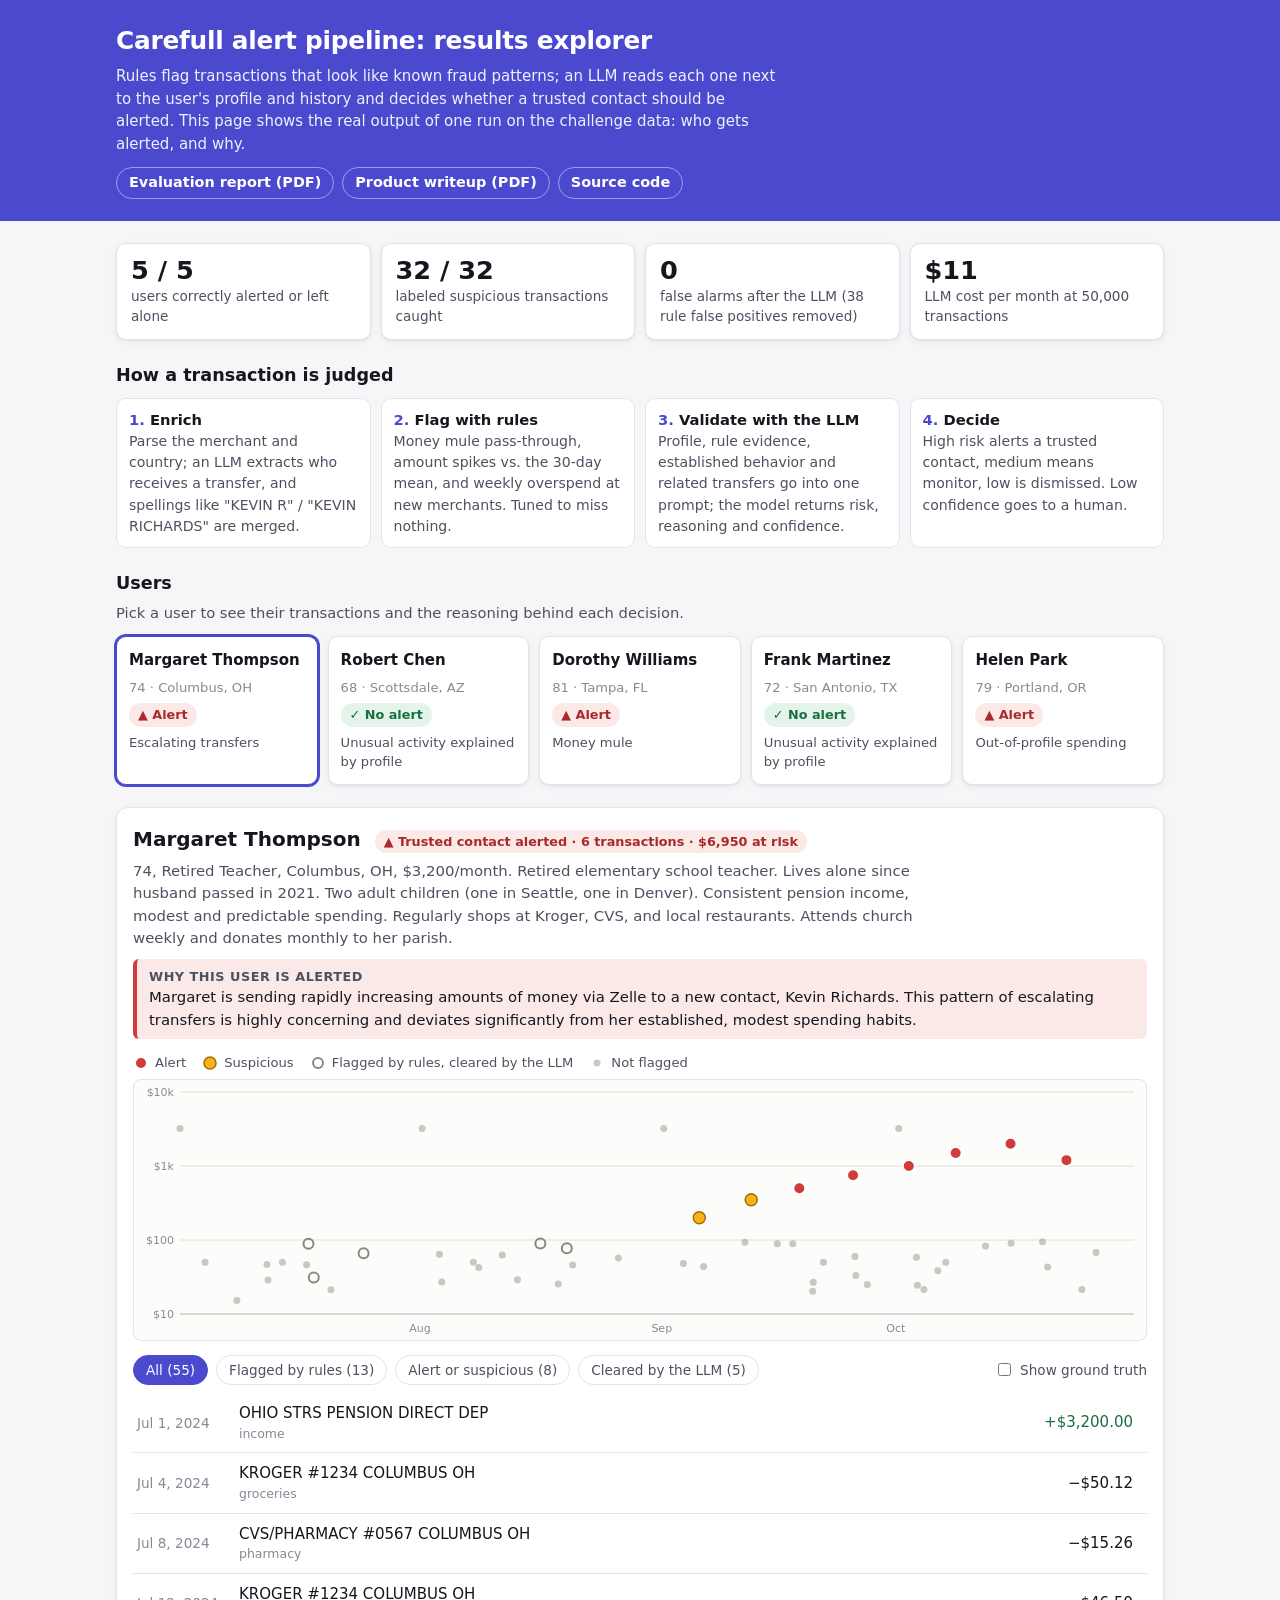
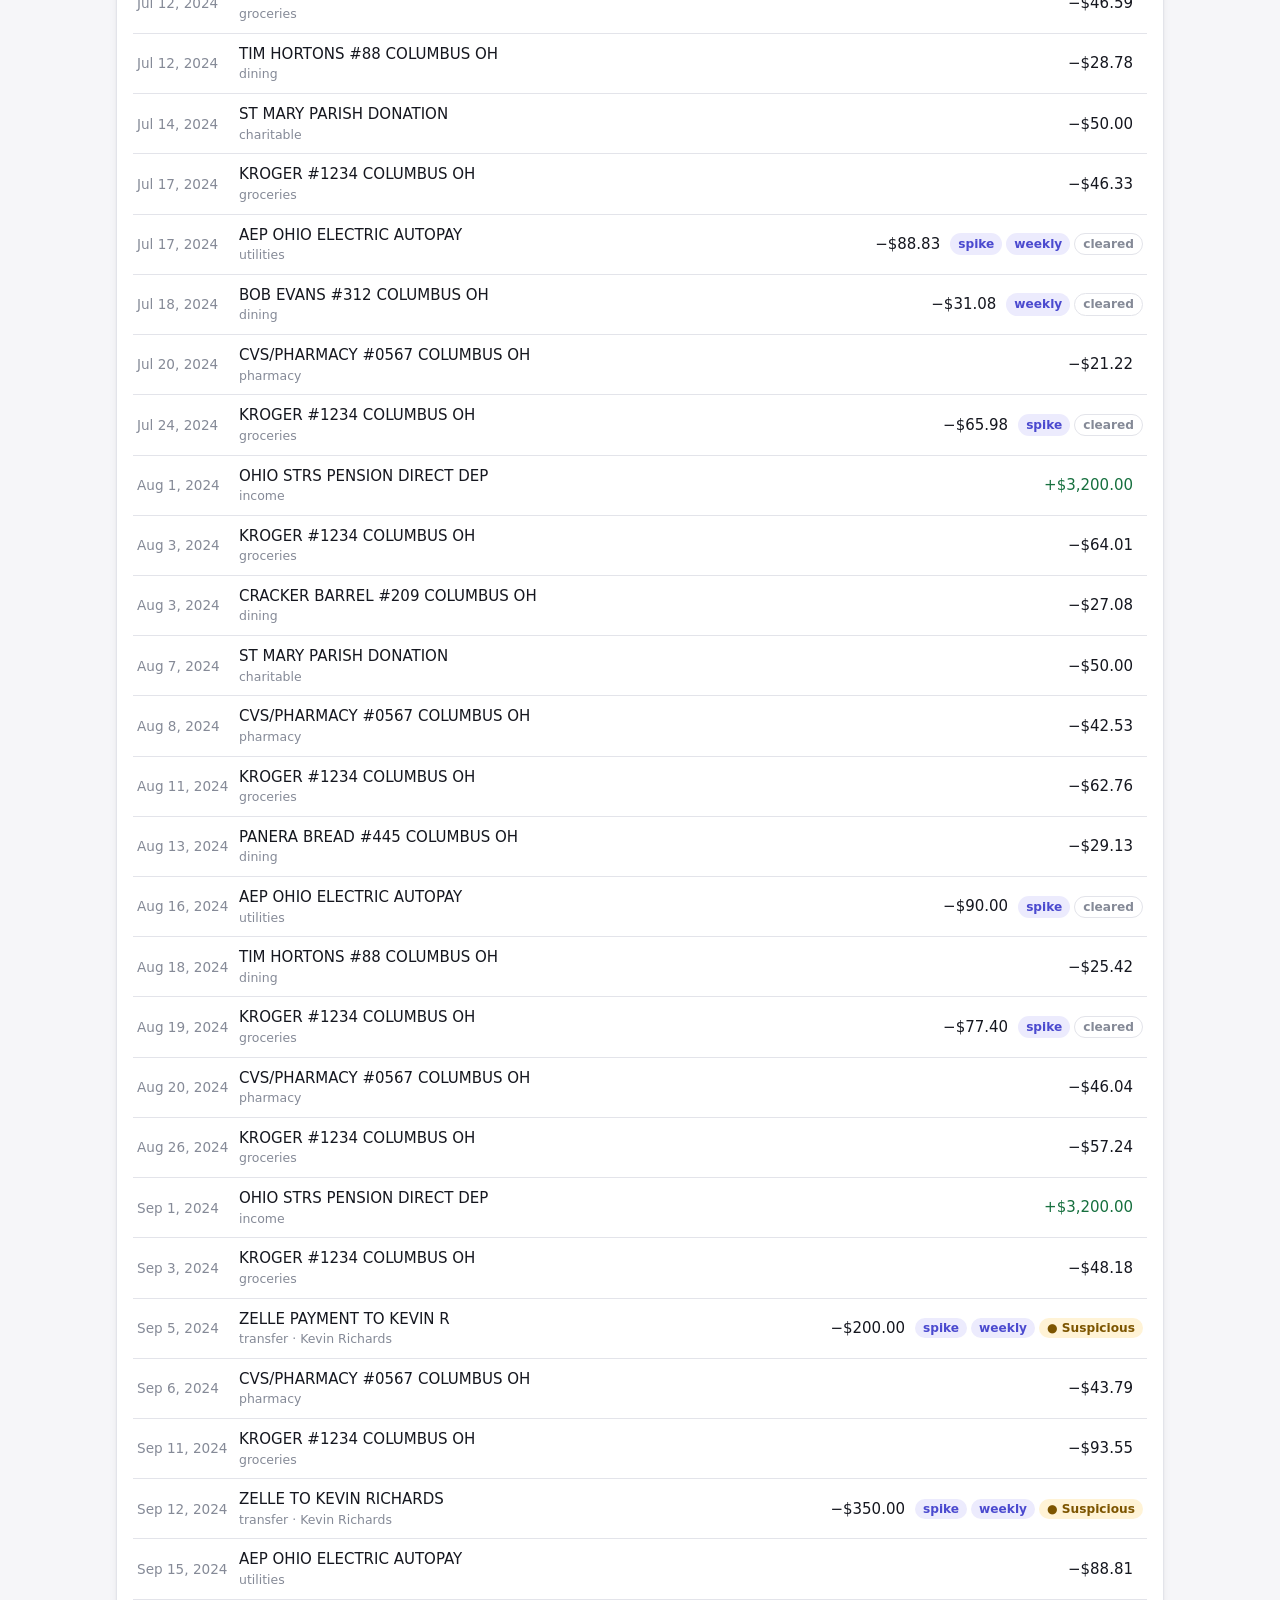
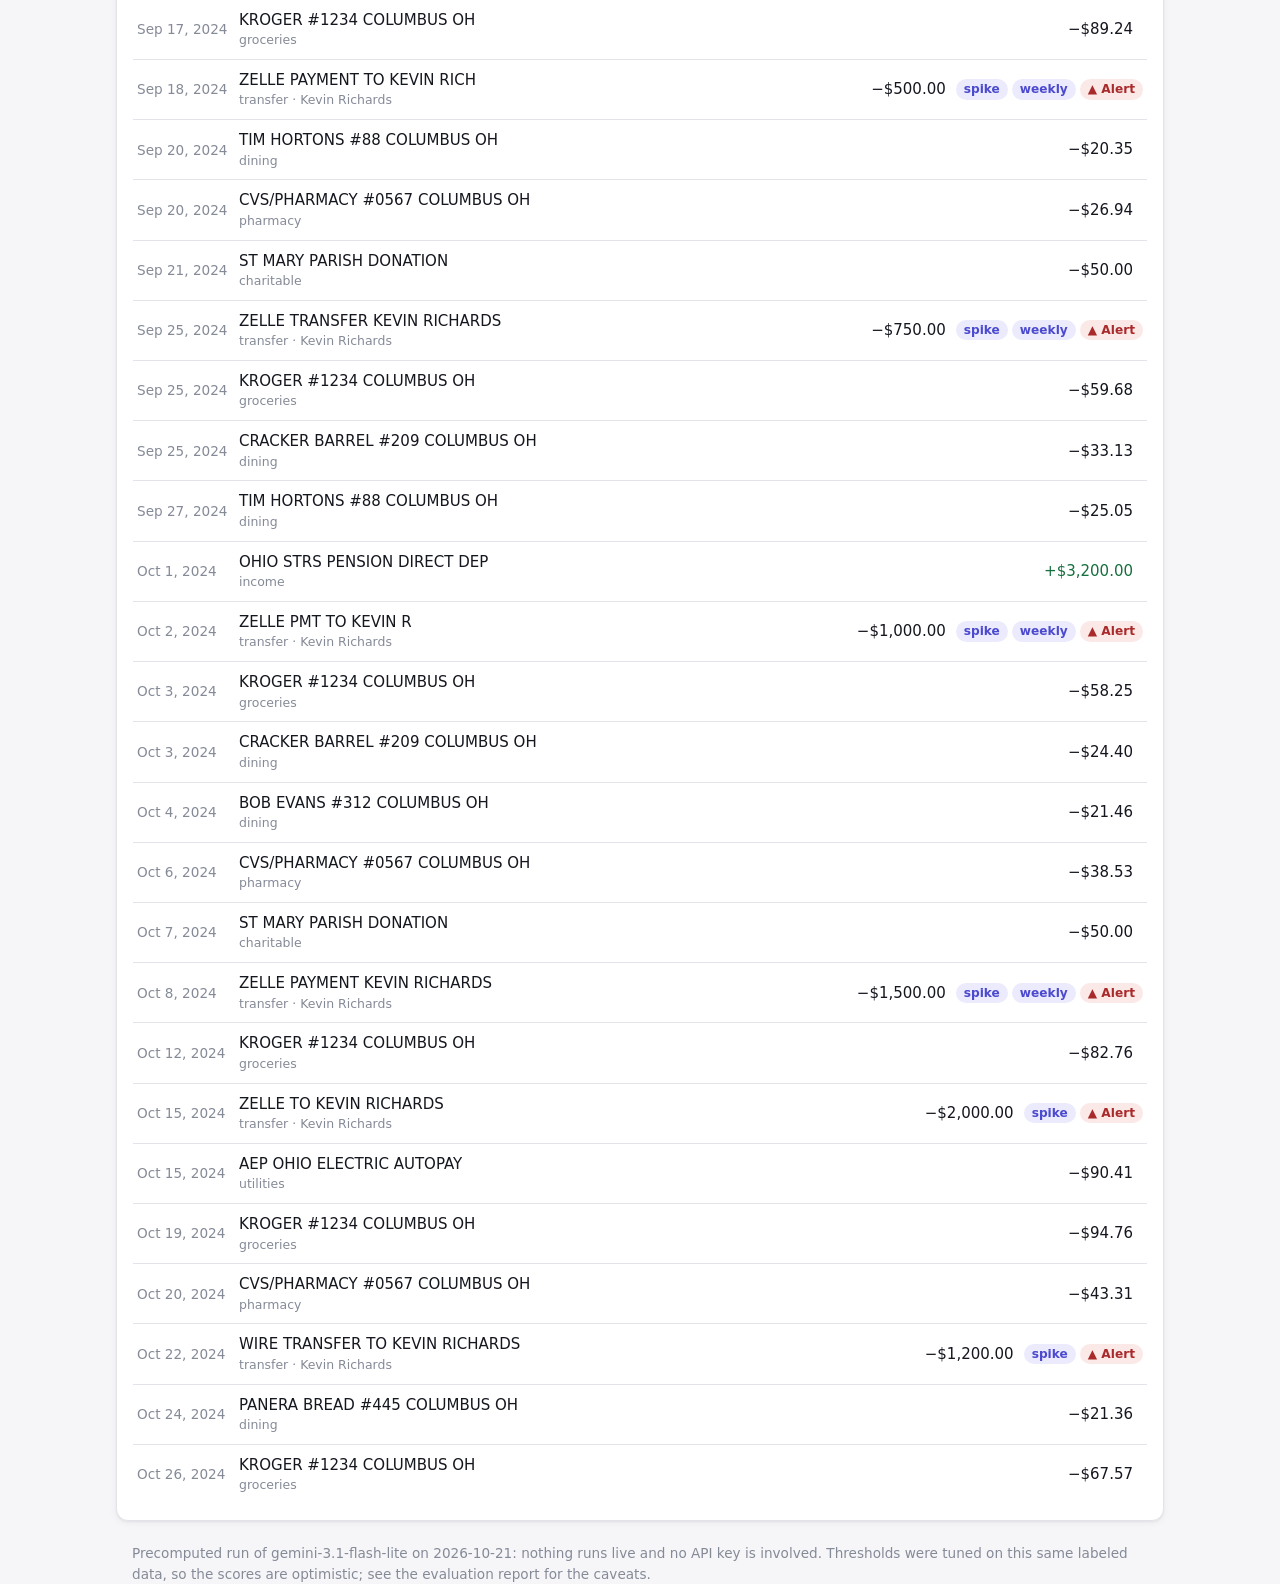
<file: index.html>
<!doctype html>
<html lang="en">
<head>
<meta charset="utf-8">
<meta name="viewport" content="width=device-width, initial-scale=1">
<title>Carefull Alert Explorer</title>
<meta name="description" content="Results of an LLM-powered transaction alert pipeline for older adults: which users are alerted, and why.">
<style>
:root {
  color-scheme: light;
  --page: #f6f6f9;
  --surface: #ffffff;
  --chart: #fcfcfb;
  --ink: #15171f;
  --ink-2: #4c5160;
  --muted: #858a97;
  --line: #e3e4ea;
  --grid: #e1e0d9;
  --axis: #c3c2b7;
  --brand: #4b4acf;
  --brand-soft: #ecebfd;
  --alert: #d03b3b;
  --alert-soft: #fbe9e8;
  --alert-ink: #a82a2a;
  --warn: #fab219;
  --warn-edge: #a06c00;
  --warn-soft: #fff3d6;
  --warn-ink: #7d5500;
  --ok-soft: #e4f4ea;
  --ok-ink: #17703f;
  --benign: #898781;
  --ring: #ffffff;
  --shadow: 0 1px 2px rgba(20, 22, 35, .06), 0 2px 8px rgba(20, 22, 35, .05);
}
@media (prefers-color-scheme: dark) {
  :root:where(:not([data-theme="light"])) {
    color-scheme: dark;
    --page: #0f1014;
    --surface: #17181d;
    --chart: #1a1a19;
    --ink: #f0efec;
    --ink-2: #c3c2b7;
    --muted: #8f939e;
    --line: #2a2c33;
    --grid: #2c2c2a;
    --axis: #383835;
    --brand: #9b9af0;
    --brand-soft: #23234a;
    --alert-soft: #3a1c1c;
    --alert-ink: #f08a8a;
    --warn-edge: #fab219;
    --warn-soft: #3a2e10;
    --warn-ink: #f6c65a;
    --ok-soft: #15301f;
    --ok-ink: #6fd39a;
    --ring: #1a1a19;
    --shadow: none;
  }
}
* { box-sizing: border-box; }
html { -webkit-text-size-adjust: 100%; }
body {
  margin: 0;
  background: var(--page);
  color: var(--ink);
  font: 15px/1.5 system-ui, -apple-system, "Segoe UI", sans-serif;
}
a { color: var(--brand); }
.wrap { max-width: 1080px; margin: 0 auto; padding: 0 16px; }

header.top { background: #4b4acf; color: #fff; }
header.top .wrap { padding-top: 22px; padding-bottom: 22px; }
header.top h1 { margin: 0; font-size: 1.55rem; letter-spacing: -.01em; }
header.top p { margin: 6px 0 12px; max-width: 70ch; opacity: .92; }
.links { display: flex; flex-wrap: wrap; gap: 8px; }
.links a {
  color: #fff; text-decoration: none; font-weight: 600; font-size: .9rem;
  border: 1px solid rgba(255,255,255,.45); border-radius: 999px; padding: 4px 12px;
}
.links a:hover { background: rgba(255,255,255,.12); }

section { margin: 22px 0; }
h2 { font-size: 1.1rem; margin: 0 0 10px; }
.sub { color: var(--ink-2); margin: -4px 0 12px; font-size: .92rem; }

.kpis { display: grid; grid-template-columns: repeat(4, 1fr); gap: 10px; }
.kpi { background: var(--surface); border-radius: 10px; padding: 12px 14px; box-shadow: var(--shadow); border: 1px solid var(--line); }
.kpi .v { font-size: 1.6rem; font-weight: 700; line-height: 1.1; }
.kpi .l { color: var(--ink-2); font-size: .85rem; margin-top: 2px; }

.steps { display: grid; grid-template-columns: repeat(4, 1fr); gap: 10px; counter-reset: s; }
.step { background: var(--surface); border: 1px solid var(--line); border-radius: 10px; padding: 10px 12px; font-size: .88rem; color: var(--ink-2); }
.step b { display: block; color: var(--ink); font-size: .92rem; }
.step b::before { counter-increment: s; content: counter(s) ". "; color: var(--brand); }

.users { display: grid; grid-template-columns: repeat(5, 1fr); gap: 10px; }
.user {
  text-align: left; font: inherit; color: inherit; cursor: pointer;
  background: var(--surface); border: 1px solid var(--line); border-radius: 10px;
  padding: 12px; box-shadow: var(--shadow); display: flex; flex-direction: column; gap: 6px;
}
.user:hover { border-color: var(--brand); }
.user[aria-pressed="true"] { border-color: var(--brand); box-shadow: 0 0 0 2px var(--brand); }
.user .n { font-weight: 700; }
.user .m { color: var(--muted); font-size: .82rem; }
.user .p { color: var(--ink-2); font-size: .82rem; }

.verdict { display: inline-flex; align-items: center; gap: 5px; font-weight: 700; font-size: .8rem; padding: 2px 9px; border-radius: 999px; width: fit-content; }
.verdict.on { background: var(--alert-soft); color: var(--alert-ink); }
.verdict.off { background: var(--ok-soft); color: var(--ok-ink); }

.panel { background: var(--surface); border: 1px solid var(--line); border-radius: 12px; padding: 16px; box-shadow: var(--shadow); }
.who { display: flex; flex-wrap: wrap; align-items: baseline; gap: 8px 14px; }
.who h3 { margin: 0; font-size: 1.25rem; }
.bio { color: var(--ink-2); margin: 6px 0 10px; max-width: 85ch; font-size: .93rem; }
.why { border-left: 4px solid var(--brand); background: var(--brand-soft); border-radius: 6px; padding: 8px 12px; margin: 8px 0 14px; font-size: .93rem; }
.why.on { border-left-color: var(--alert); background: var(--alert-soft); }
.why b { display: block; font-size: .8rem; text-transform: uppercase; letter-spacing: .04em; color: var(--ink-2); }

.legend { display: flex; flex-wrap: wrap; gap: 6px 16px; font-size: .82rem; color: var(--ink-2); margin: 4px 0 6px; }
.legend span { display: inline-flex; align-items: center; gap: 6px; }
.chart-box { position: relative; background: var(--chart); border-radius: 8px; border: 1px solid var(--line); }
svg.chart { display: block; width: 100%; height: 260px; }
svg.chart.legend-dot { display: inline-block; width: 16px; height: 16px; }
svg.chart .grid { stroke: var(--grid); stroke-width: 1; }
svg.chart .axis { stroke: var(--axis); stroke-width: 1; }
svg.chart text { fill: var(--muted); font-size: 11px; font-variant-numeric: tabular-nums; }
svg.chart .hit { fill: transparent; cursor: pointer; }
svg.chart .dot-alert { fill: var(--alert); stroke: var(--ring); stroke-width: 2; }
svg.chart .dot-suspicious { fill: var(--warn); stroke: var(--warn-edge); stroke-width: 1.5; }
svg.chart .dot-benign { fill: var(--benign); opacity: .45; }
svg.chart .dot-cleared { fill: none; stroke: var(--benign); stroke-width: 2; }
svg.chart .selected { stroke: var(--brand); stroke-width: 3; }
.tip {
  position: absolute; pointer-events: none; z-index: 5; max-width: 260px;
  background: var(--surface); color: var(--ink); border: 1px solid var(--line); border-radius: 8px;
  box-shadow: 0 6px 20px rgba(0,0,0,.18); padding: 8px 10px; font-size: .82rem; display: none;
}
.tip .t { font-weight: 700; }
.tip .d { color: var(--muted); }

.toolbar { display: flex; flex-wrap: wrap; gap: 8px; align-items: center; margin: 14px 0 8px; }
.chip {
  font: inherit; font-size: .85rem; cursor: pointer; border-radius: 999px; padding: 4px 12px;
  border: 1px solid var(--line); background: var(--surface); color: var(--ink-2);
}
.chip[aria-pressed="true"] { background: var(--brand); border-color: var(--brand); color: #fff; }
.toggle { margin-left: auto; font-size: .85rem; color: var(--ink-2); display: inline-flex; gap: 6px; align-items: center; }

.tx { border-top: 1px solid var(--line); }
.tx:first-child { border-top: 0; }
.tx > button {
  all: unset; box-sizing: border-box; width: 100%; cursor: pointer;
  display: grid; grid-template-columns: 92px 1fr auto auto; gap: 10px; align-items: center; padding: 9px 4px;
}
.tx > button:focus-visible { outline: 2px solid var(--brand); outline-offset: 2px; border-radius: 6px; }
.tx .date { color: var(--muted); font-size: .85rem; font-variant-numeric: tabular-nums; }
.tx .desc { min-width: 0; overflow-wrap: anywhere; }
.tx .desc small { display: block; color: var(--muted); font-size: .78rem; }
.tx .amt { font-variant-numeric: tabular-nums; text-align: right; white-space: nowrap; }
.tx .amt.in { color: var(--ok-ink); }
.tx.open { background: color-mix(in srgb, var(--brand-soft) 45%, transparent); border-radius: 8px; }
.detail { padding: 2px 8px 14px 8px; display: grid; grid-template-columns: 1fr 1fr; gap: 14px; font-size: .9rem; }
.detail h4 { margin: 0 0 4px; font-size: .78rem; text-transform: uppercase; letter-spacing: .05em; color: var(--muted); }
.detail ul { margin: 4px 0 0; padding-left: 18px; }
.detail li { margin: 2px 0; }
.detail p { margin: 0 0 6px; }

.tag { display: inline-flex; align-items: center; gap: 4px; font-size: .76rem; font-weight: 700; border-radius: 999px; padding: 1px 8px; white-space: nowrap; }
.tag.alert { background: var(--alert-soft); color: var(--alert-ink); }
.tag.suspicious { background: var(--warn-soft); color: var(--warn-ink); }
.tag.benign { background: transparent; color: var(--muted); border: 1px solid var(--line); }
.tag.rule { background: var(--brand-soft); color: var(--brand); font-weight: 600; }
.tags { display: flex; gap: 4px; flex-wrap: wrap; justify-content: flex-end; }
.empty { color: var(--muted); padding: 14px 4px; }

footer { color: var(--muted); font-size: .85rem; padding: 10px 0 40px; }

@media (max-width: 900px) {
  .users { grid-template-columns: repeat(3, 1fr); }
  .kpis, .steps { grid-template-columns: repeat(2, 1fr); }
}
@media (max-width: 600px) {
  .users { grid-template-columns: 1fr 1fr; }
  .detail { grid-template-columns: 1fr; }
  .tx > button { grid-template-columns: 1fr auto; }
  .tx .date { grid-column: 1 / -1; }
  .tx .tags { grid-column: 1 / -1; justify-content: flex-start; }
  .toggle { margin-left: 0; }
  svg.chart { height: 220px; }
}
</style>
</head>
<body>
<header class="top">
  <div class="wrap">
    <h1>Carefull alert pipeline: results explorer</h1>
    <p>Rules flag transactions that look like known fraud patterns; an LLM reads each one next to the
      user's profile and history and decides whether a trusted contact should be alerted. This page shows
      the real output of one run on the challenge data: who gets alerted, and why.</p>
    <nav class="links">
      <a href="https://github.com/Obalfour/carefull-challenge/blob/main/reports/evaluation_report.pdf">Evaluation report (PDF)</a>
      <a href="https://github.com/Obalfour/carefull-challenge/blob/main/reports/product_writeup.pdf">Product writeup (PDF)</a>
      <a href="https://github.com/Obalfour/carefull-challenge">Source code</a>
    </nav>
  </div>
</header>

<main class="wrap">
  <section>
    <div class="kpis" id="kpis"></div>
  </section>

  <section>
    <h2>How a transaction is judged</h2>
    <div class="steps">
      <div class="step"><b>Enrich</b>Parse the merchant and country; an LLM extracts who receives a transfer, and spellings like "KEVIN R" / "KEVIN RICHARDS" are merged.</div>
      <div class="step"><b>Flag with rules</b>Money mule pass-through, amount spikes vs. the 30-day mean, and weekly overspend at new merchants. Tuned to miss nothing.</div>
      <div class="step"><b>Validate with the LLM</b>Profile, rule evidence, established behavior and related transfers go into one prompt; the model returns risk, reasoning and confidence.</div>
      <div class="step"><b>Decide</b>High risk alerts a trusted contact, medium means monitor, low is dismissed. Low confidence goes to a human.</div>
    </div>
  </section>

  <section>
    <h2>Users</h2>
    <p class="sub">Pick a user to see their transactions and the reasoning behind each decision.</p>
    <div class="users" id="users"></div>
  </section>

  <section>
    <div class="panel" id="panel"></div>
  </section>

  <footer class="wrap" id="footer"></footer>
</main>

<script src="data.js"></script>
<script>
(() => {
  const RUN = window.RUN;
  const $ = (sel, el = document) => el.querySelector(sel);
  const el = (tag, attrs = {}, ...children) => {
    const node = document.createElement(tag);
    for (const [k, v] of Object.entries(attrs)) {
      if (k === "class") node.className = v;
      else if (k === "text") node.textContent = v;
      else if (k.startsWith("on")) node.addEventListener(k.slice(2), v);
      else node.setAttribute(k, v);
    }
    for (const c of children.flat()) if (c != null && c !== false) node.append(c);
    return node;
  };
  const money = (x, digits = 2) => "$" + x.toLocaleString("en-US", { minimumFractionDigits: digits, maximumFractionDigits: digits });
  const shortDate = d => new Date(d).toLocaleDateString("en-US", { month: "short", day: "numeric" });
  const LABEL_TEXT = { alert: "Alert", suspicious: "Suspicious", benign: "Benign" };
  const PATTERN_TEXT = {
    escalating_transfers: "Escalating transfers", money_mule: "Money mule",
    out_of_profile_spending: "Out-of-profile spending", other: "Other", none: "No pattern",
  };
  const tag = (label, prefix = "") => el("span", { class: `tag ${label}` },
    label === "alert" ? "▲ " : label === "suspicious" ? "● " : "", prefix + LABEL_TEXT[label]);
  const days = w => parseInt(w, 10);

  const state = { user: RUN.users.find(u => u.alerted) || RUN.users[0], filter: "all", truth: false, open: null };

  // KPIs
  const s = RUN.stats;
  const kpis = [
    [`${s.usersCorrect} / ${s.users}`, "users correctly alerted or left alone"],
    [`${s.caught} / ${s.positives}`, "labeled suspicious transactions caught"],
    [`${s.falseAlarms}`, `false alarms after the LLM (${s.ruleFalsePositives} rule false positives removed)`],
    [money(s.monthlyCost, 0), `LLM cost per month at ${s.monthlyVolume.toLocaleString("en-US")} transactions`],
  ];
  $("#kpis").append(...kpis.map(([v, l]) => el("div", { class: "kpi" }, el("div", { class: "v", text: v }), el("div", { class: "l", text: l }))));

  // User cards
  function renderUsers() {
    const box = $("#users");
    box.replaceChildren(...RUN.users.map(u => el("button", {
      class: "user", "aria-pressed": String(u === state.user),
      onclick: () => { state.user = u; state.open = null; state.filter = "all"; render(); },
    },
      el("span", { class: "n", text: u.name }),
      el("span", { class: "m", text: `${u.age} · ${u.location}` }),
      el("span", { class: `verdict ${u.alerted ? "on" : "off"}` }, u.alerted ? "▲ Alert" : "✓ No alert"),
      el("span", { class: "p", text: u.alerted ? u.patterns.map(p => PATTERN_TEXT[p]).join(", ") : "Unusual activity explained by profile" }),
    )));
  }

  function ruleLines(t) {
    const d = RUN.detection, out = [];
    if (t.rules.mule) {
      const m = t.rules.mule;
      out.push(`Money mule: ${m.role} leg of a pair with ${m.partner}; ${Math.round(m.ratio * 100)}% of the credit left within ${m.hours} h.`);
    }
    if (t.rules.spike) {
      const sp = t.rules.spike;
      out.push(`Amount spike: ${sp.ratio}× the mean of the previous ${days(d.rolling_window)} days of debits (${money(sp.rollingMean)})` +
        (sp.label === "alert" ? `; another spike in the previous ${days(d.escalation_lookback)} days.` : "."));
    }
    if (t.rules.weekly) {
      const w = t.rules.weekly;
      out.push(`Weekly overspend: ${money(w.spend, 0)} in the week of ${shortDate(w.weekStart)} vs. ${money(w.baseline, 0)} average over the previous ${d.weekly_baseline_weeks} weeks; first purchase at this merchant.`);
    }
    return out;
  }
  const ruleChips = t => [
    t.rules.mule && el("span", { class: "tag rule", text: "mule" }),
    t.rules.spike && el("span", { class: "tag rule", text: "spike" }),
    t.rules.weekly && el("span", { class: "tag rule", text: "weekly" }),
  ];

  // Chart: one dot per transaction, date x amount (log). Color = final label; ring = flagged by rules, cleared by LLM.
  function renderChart(container, txns) {
    const W = Math.max(container.clientWidth, 280), H = container.clientWidth < 600 ? 220 : 260;
    const m = { l: 46, r: 12, t: 12, b: 26 };
    const t0 = new Date(RUN.users.flatMap(u => u.transactions.map(t => t.date)).sort()[0]).getTime();
    const t1 = new Date(RUN.users.flatMap(u => u.transactions.map(t => t.date)).sort().at(-1)).getTime();
    const x = d => m.l + (new Date(d).getTime() - t0) / (t1 - t0) * (W - m.l - m.r);
    const lo = Math.log10(10), hi = Math.log10(10000);
    const y = v => m.t + (1 - (Math.log10(Math.max(v, 10)) - lo) / (hi - lo)) * (H - m.t - m.b);
    const NS = "http://www.w3.org/2000/svg";
    const s = (tag, attrs) => { const n = document.createElementNS(NS, tag); for (const k in attrs) n.setAttribute(k, attrs[k]); return n; };
    const svg = s("svg", { class: "chart", viewBox: `0 0 ${W} ${H}`, role: "img",
      "aria-label": `Transactions of ${state.user.name} by date and amount; the list below has the same data.` });

    for (const v of [10, 100, 1000, 10000]) {
      svg.append(s("line", { class: "grid", x1: m.l, x2: W - m.r, y1: y(v), y2: y(v) }));
      const label = s("text", { x: m.l - 6, y: y(v) + 4, "text-anchor": "end" });
      label.textContent = v >= 1000 ? `$${v / 1000}k` : `$${v}`;
      svg.append(label);
    }
    svg.append(s("line", { class: "axis", x1: m.l, x2: W - m.r, y1: H - m.b, y2: H - m.b }));
    const start = new Date(t0);
    for (let mo = 0; mo < 5; mo++) {
      const d = new Date(start.getFullYear(), start.getMonth() + mo, 1);
      if (d.getTime() < t0 || d.getTime() > t1) continue;
      const label = s("text", { x: x(d), y: H - 8, "text-anchor": "middle" });
      label.textContent = d.toLocaleDateString("en-US", { month: "short" });
      svg.append(label);
    }

    const tip = $(".tip", container);
    const order = { benign: 0, suspicious: 1, alert: 2 };
    const sorted = [...txns].sort((a, b) => order[a.finalLabel] - order[b.finalLabel] || (a.ruleLabel !== "benign") - (b.ruleLabel !== "benign"));
    for (const t of sorted) {
      const cx = x(t.date), cy = y(t.amount);
      const cleared = t.finalLabel === "benign" && t.ruleLabel !== "benign";
      const cls = t.finalLabel !== "benign" ? `dot-${t.finalLabel}` : cleared ? "dot-cleared" : "dot-benign";
      const r = t.finalLabel !== "benign" ? 6 : cleared ? 5 : 3.5;
      const dot = s("circle", { cx, cy, r, class: cls + (state.open === t.id ? " selected" : "") });
      const hit = s("circle", { cx, cy, r: 11, class: "hit", tabindex: 0, "aria-label": `${shortDate(t.date)} ${t.description} ${money(t.amount)}` });
      const show = () => {
        tip.replaceChildren(
          el("div", { class: "t", text: `${t.type === "credit" ? "+" : ""}${money(t.amount)} · ${t.description}` }),
          el("div", { class: "d", text: `${shortDate(t.date)} · ${t.category}` }),
          el("div", {}, t.finalLabel !== "benign" ? tag(t.finalLabel) : cleared ? "Flagged by rules, cleared by the LLM" : "Not flagged"),
        );
        tip.style.display = "block";
        const left = Math.min(cx + 12, W - 270);
        tip.style.left = `${Math.max(left, 4)}px`;
        tip.style.top = `${Math.max(cy - 10, 4)}px`;
      };
      const hide = () => { tip.style.display = "none"; };
      hit.addEventListener("mouseenter", show); hit.addEventListener("focus", show);
      hit.addEventListener("mouseleave", hide); hit.addEventListener("blur", hide);
      hit.addEventListener("click", () => openTx(t.id));
      svg.append(dot, hit);
    }
    container.querySelector("svg")?.remove();
    container.prepend(svg);
  }

  function openTx(id) {
    state.open = state.open === id ? null : id;
    const t = state.user.transactions.find(x => x.id === id);
    if (state.open && t && !matches(t)) state.filter = "all";
    render();
    if (state.open) document.getElementById(`tx-${id}`)?.scrollIntoView({ block: "nearest", behavior: "smooth" });
  }

  const FILTERS = [
    ["all", "All"], ["rules", "Flagged by rules"], ["final", "Alert or suspicious"], ["cleared", "Cleared by the LLM"],
  ];
  const matches = (t, filter = state.filter) => filter === "all" ||
    (filter === "rules" && t.ruleLabel !== "benign") ||
    (filter === "final" && t.finalLabel !== "benign") ||
    (filter === "cleared" && t.ruleLabel !== "benign" && t.finalLabel === "benign");

  function detail(t) {
    const left = el("div", {},
      el("h4", { text: "Why the rules flagged it" }),
      t.ruleLabel === "benign" ? el("p", { text: "No rule fired: the LLM never saw this transaction." })
        : el("ul", {}, ruleLines(t).map(l => el("li", { text: l }))),
      t.counterparty ? el("p", { text: `Counterparty: ${t.counterparty} (${t.counterpartyType})` }) : null,
      t.country ? el("p", { text: `Country: ${t.country}` }) : null,
      state.truth ? el("p", {}, "Ground truth: ", tag(t.truth), t.truthType ? ` (${t.truthType.replaceAll("_", " ")})` : "") : null,
    );
    const right = el("div", {}, el("h4", { text: "LLM verdict" }));
    if (!t.llm) right.append(el("p", { text: "Not sent to the LLM." }));
    else {
      right.append(
        el("p", {}, el("b", { text: `${t.llm.risk} risk` }), ` · confidence ${t.llm.confidence.toFixed(2)} · ${PATTERN_TEXT[t.llm.pattern]} · ${t.llm.action.replaceAll("_", " ")}`),
        el("p", { text: t.llm.summary }),
        t.llm.evidenceFor.length ? el("div", {}, el("h4", { text: "Evidence for risk" }), el("ul", {}, t.llm.evidenceFor.map(e => el("li", { text: e })))) : null,
        t.llm.evidenceAgainst.length ? el("div", {}, el("h4", { text: "Evidence against risk" }), el("ul", {}, t.llm.evidenceAgainst.map(e => el("li", { text: e })))) : null,
      );
    }
    return el("div", { class: "detail" }, left, right);
  }

  function render() {
    renderUsers();
    const u = state.user;
    const panel = $("#panel");
    const txns = u.transactions.filter(t => matches(t));
    const chartBox = el("div", { class: "chart-box" }, el("div", { class: "tip" }));

    panel.replaceChildren(
      el("div", { class: "who" },
        el("h3", { text: u.name }),
        el("span", { class: `verdict ${u.alerted ? "on" : "off"}` }, u.alerted ? `▲ Trusted contact alerted · ${u.nAlert} transactions · ${money(u.amountAtRisk, 0)} at risk` : "✓ No alert"),
      ),
      el("p", { class: "bio", text: `${u.age}, ${u.occupation}, ${u.location}, ${money(u.income, 0)}/month. ${u.bio}` }),
      el("div", { class: `why ${u.alerted ? "on" : ""}` },
        el("b", { text: u.alerted ? "Why this user is alerted" : "Why there is no alert" }),
        u.alerted ? u.topReason
          : `The rules flagged ${u.transactions.filter(t => t.ruleLabel !== "benign").length} of this user's transactions; the LLM cleared all of them using the profile and history. Open them with the "Cleared by the LLM" filter.`),
      el("div", { class: "legend" },
        el("span", {}, svgDot("dot-alert", 6), "Alert"),
        el("span", {}, svgDot("dot-suspicious", 6), "Suspicious"),
        el("span", {}, svgDot("dot-cleared", 5), "Flagged by rules, cleared by the LLM"),
        el("span", {}, svgDot("dot-benign", 3.5), "Not flagged"),
      ),
      chartBox,
      el("div", { class: "toolbar" },
        FILTERS.map(([k, label]) => el("button", {
          class: "chip", "aria-pressed": String(state.filter === k),
          onclick: () => { state.filter = k; render(); },
        }, `${label} (${u.transactions.filter(t => matches(t, k)).length})`)),
        el("label", { class: "toggle" },
          el("input", { type: "checkbox", ...(state.truth ? { checked: "" } : {}), onchange: e => { state.truth = e.target.checked; render(); } }),
          "Show ground truth"),
      ),
      el("div", { class: "list" },
        txns.length ? txns.map(t => el("div", { class: `tx ${state.open === t.id ? "open" : ""}`, id: `tx-${t.id}` },
          el("button", { "aria-expanded": String(state.open === t.id), onclick: () => openTx(t.id) },
            el("span", { class: "date", text: new Date(t.date).toLocaleDateString("en-US", { month: "short", day: "numeric", year: "numeric" }) }),
            el("span", { class: "desc" }, t.description, el("small", { text: [t.category, t.counterparty].filter(Boolean).join(" · ") })),
            el("span", { class: `amt ${t.type === "credit" ? "in" : ""}`, text: (t.type === "credit" ? "+" : "−") + money(t.amount) }),
            el("span", { class: "tags" }, ruleChips(t), t.finalLabel !== "benign" ? tag(t.finalLabel)
              : t.ruleLabel !== "benign" ? el("span", { class: "tag benign", text: "cleared" }) : null,
              state.truth && t.truth !== "benign" ? tag(t.truth, "truth: ") : null),
          ),
          state.open === t.id ? detail(t) : null,
        )) : el("div", { class: "empty", text: "No transactions match this filter." }),
      ),
    );
    requestAnimationFrame(() => renderChart(chartBox, u.transactions));
  }

  function svgDot(cls, r) {
    const NS = "http://www.w3.org/2000/svg";
    const svg = document.createElementNS(NS, "svg");
    svg.setAttribute("width", 16); svg.setAttribute("height", 16); svg.setAttribute("class", "chart legend-dot");
    const c = document.createElementNS(NS, "circle");
    c.setAttribute("cx", 8); c.setAttribute("cy", 8); c.setAttribute("r", r); c.setAttribute("class", cls);
    svg.append(c);
    return svg;
  }

  $("#footer").textContent = `Precomputed run of ${RUN.model} on ${RUN.runDate}: nothing runs live and no API key is involved. ` +
    `Thresholds were tuned on this same labeled data, so the scores are optimistic; see the evaluation report for the caveats.`;

  let resizeTimer;
  window.addEventListener("resize", () => { clearTimeout(resizeTimer); resizeTimer = setTimeout(() => renderChart($(".chart-box"), state.user.transactions), 120); });
  render();
})();
</script>
</body>
</html>
</file>
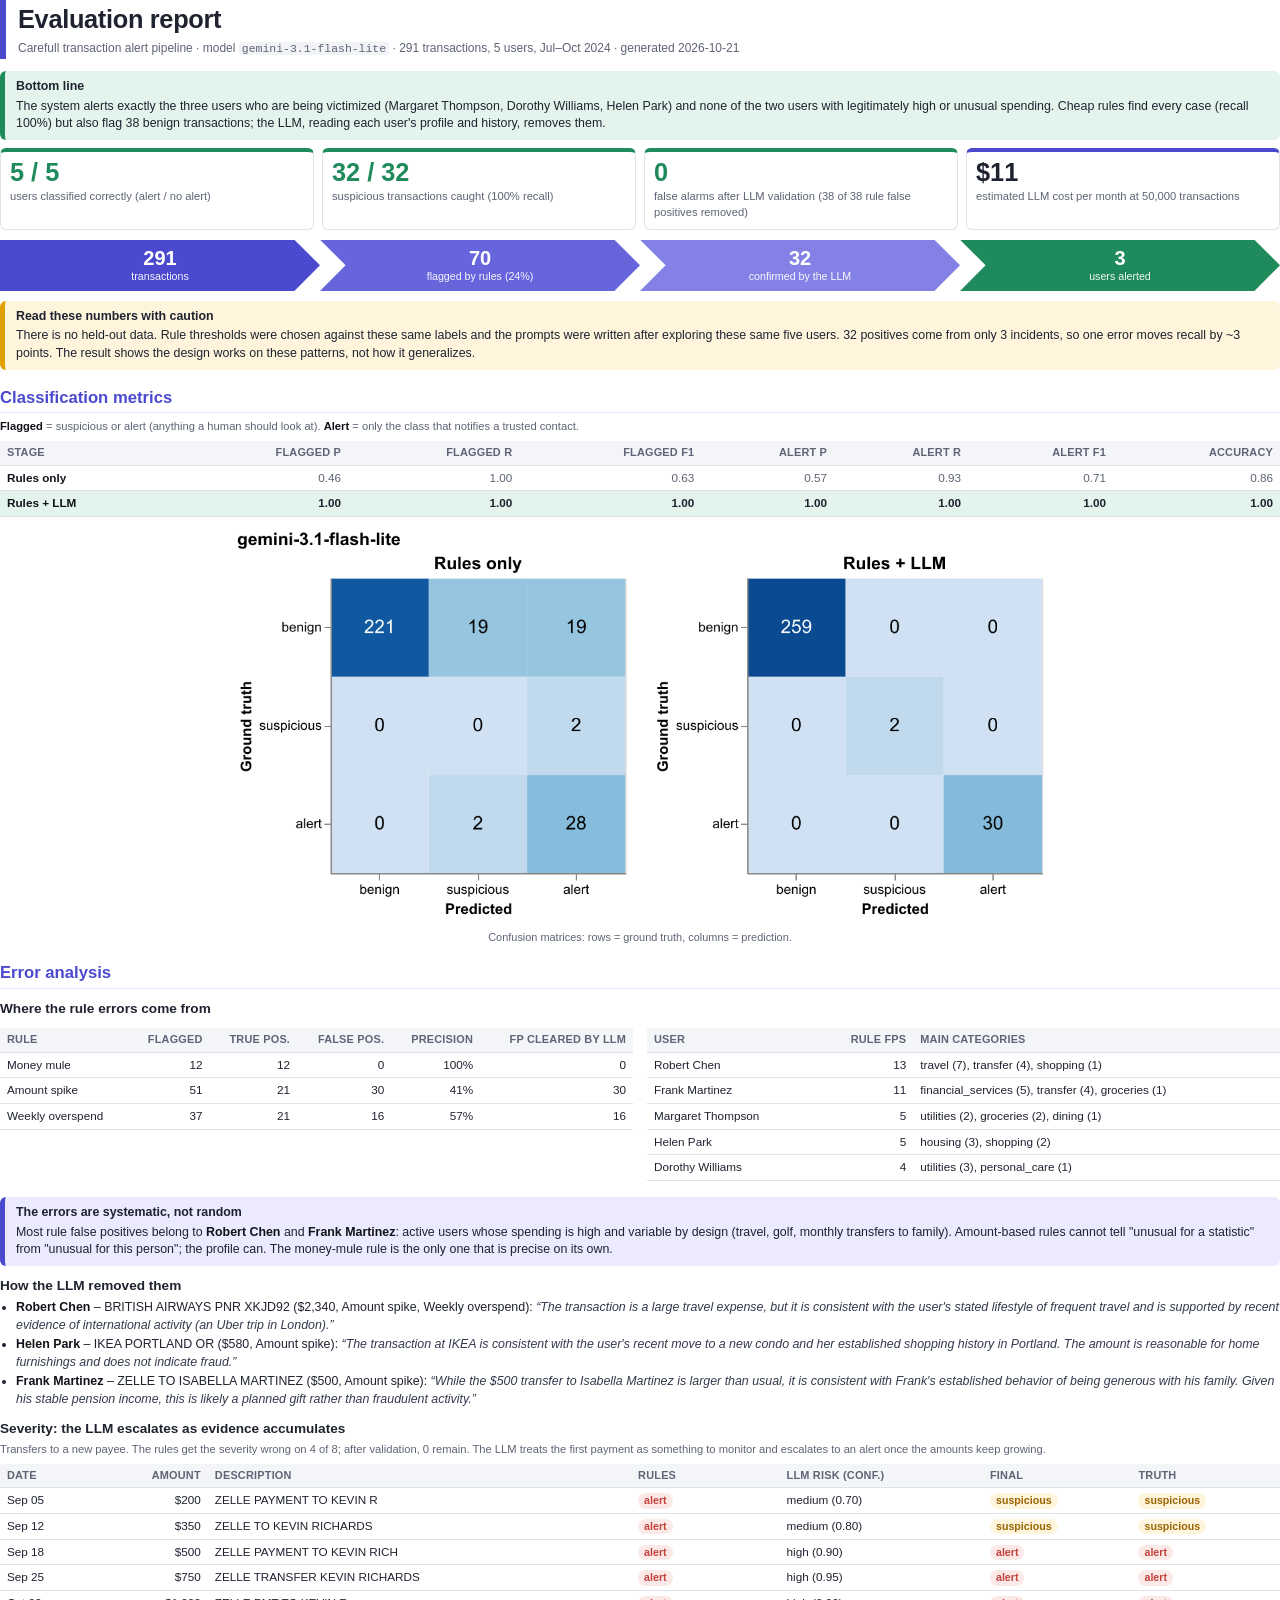
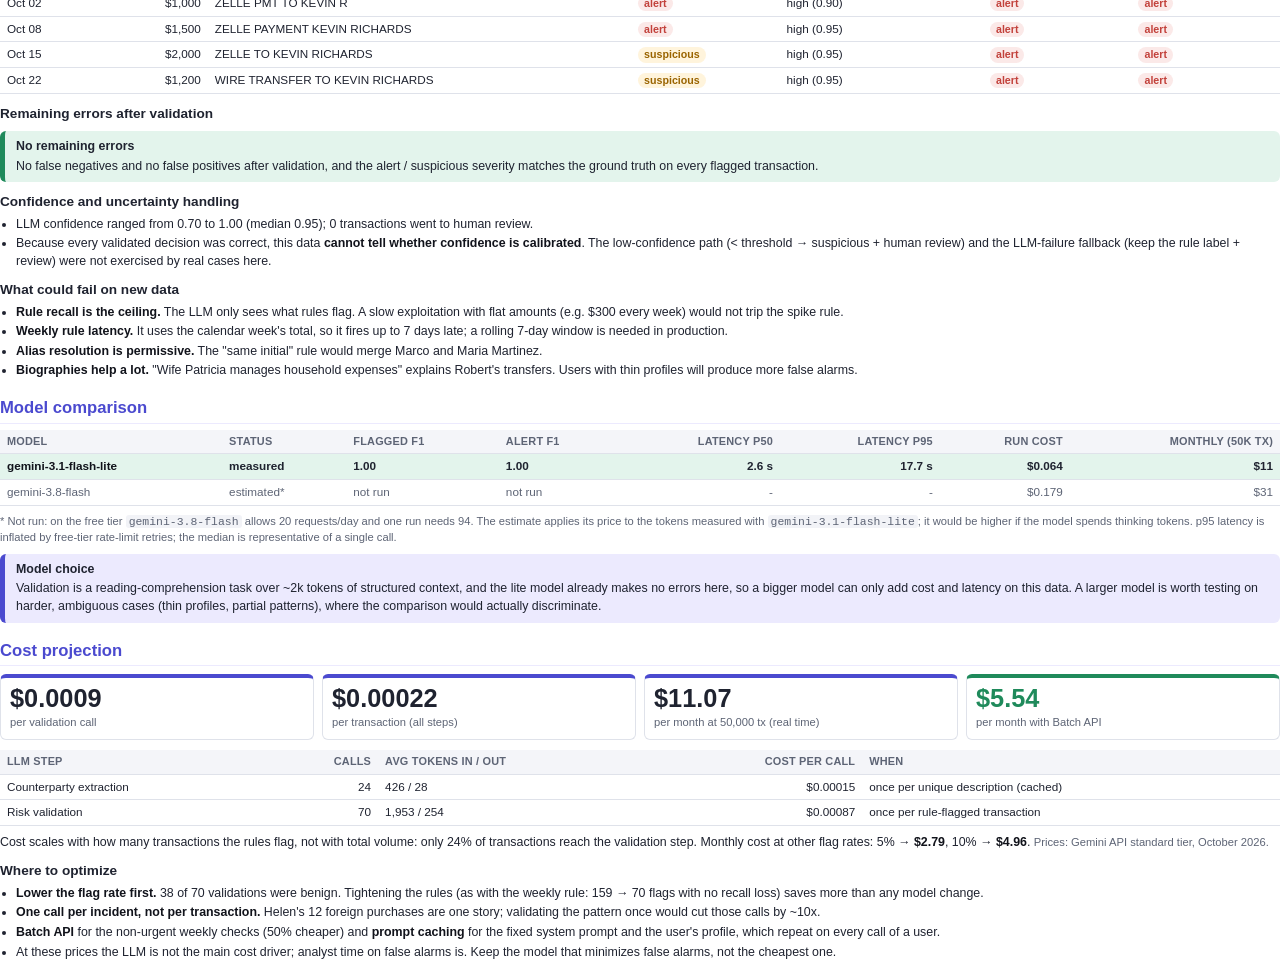
<file: reports/evaluation_report.html>
<!doctype html>
<html lang="en"><head><meta charset="utf-8"><title>Evaluation report</title>
<link rel="stylesheet" href="style.css"></head>
<body>
    <header class="doc">
      <h1>Evaluation report</h1>
      <div class="sub">Carefull transaction alert pipeline &middot; model <code>gemini-3.1-flash-lite</code> &middot;
      291 transactions, 5 users, Jul&ndash;Oct 2024
      &middot; generated 2026-10-21</div>
    </header>

    <div class="callout good"><div class="title">Bottom line</div>
      The system alerts exactly the three users who are being victimized
      (Margaret Thompson, Dorothy Williams, Helen Park) and none of the two users with legitimately high or unusual
      spending. Cheap rules find every case (recall 100%) but also flag
      38 benign transactions; the LLM, reading each user's profile and history, removes them.
    </div>
    
    <div class="kpis">
      <div class="kpi good"><div class="value">5 / 5</div><div class="label">users classified correctly (alert / no alert)</div></div>
      <div class="kpi good"><div class="value">32 / 32</div><div class="label">suspicious transactions caught (100% recall)</div></div>
      <div class="kpi good"><div class="value">0</div><div class="label">false alarms after LLM validation (38 of 38 rule false positives removed)</div></div>
      <div class="kpi"><div class="value">$11</div><div class="label">estimated LLM cost per month at 50,000 transactions</div></div>
    </div>
    
    <div class="funnel">
      <div class="step"><div class="n">291</div><div class="t">transactions</div></div>
      <div class="step"><div class="n">70</div><div class="t">flagged by rules (24%)</div></div>
      <div class="step"><div class="n">32</div><div class="t">confirmed by the LLM</div></div>
      <div class="step"><div class="n">3</div><div class="t">users alerted</div></div>
    </div>
    <div class="callout warn"><div class="title">Read these numbers with caution</div>
      There is no held-out data. Rule thresholds were chosen against these same labels and the prompts were
      written after exploring these same five users. 32 positives come from only 3 incidents, so one
      error moves recall by ~3 points. The result shows the design works on these patterns, not how it generalizes.
    </div>

    <h2>Classification metrics</h2>
    <p class="small"><b>Flagged</b> = suspicious or alert (anything a human should look at).
    <b>Alert</b> = only the class that notifies a trusted contact.</p>
    <table><thead><tr><th class="">Stage</th><th class="num">Flagged P</th><th class="num">Flagged R</th><th class="num">Flagged F1</th><th class="num">Alert P</th><th class="num">Alert R</th><th class="num">Alert F1</th><th class="num">Accuracy</th></tr></thead><tbody><tr class="muted"><td class=""><b>Rules only</b></td><td class="num">0.46</td><td class="num">1.00</td><td class="num">0.63</td><td class="num">0.57</td><td class="num">0.93</td><td class="num">0.71</td><td class="num">0.86</td></tr><tr class="highlight"><td class=""><b>Rules + LLM</b></td><td class="num">1.00</td><td class="num">1.00</td><td class="num">1.00</td><td class="num">1.00</td><td class="num">1.00</td><td class="num">1.00</td><td class="num">1.00</td></tr></tbody></table>
    <div class="figure"><img src="figures/confusion_gemini-3.1-flash-lite.png" style="width:64%"><div class="caption">Confusion matrices: rows = ground truth, columns = prediction.</div></div>
    
    <h2>Error analysis</h2>
    <h3>Where the rule errors come from</h3>
    <div class="two-col">
      <div><table><thead><tr><th class="">Rule</th><th class="num">Flagged</th><th class="num">True pos.</th><th class="num">False pos.</th><th class="num">Precision</th><th class="num">FP cleared by LLM</th></tr></thead><tbody><tr><td class="">Money mule</td><td class="num">12</td><td class="num">12</td><td class="num">0</td><td class="num">100%</td><td class="num">0</td></tr><tr><td class="">Amount spike</td><td class="num">51</td><td class="num">21</td><td class="num">30</td><td class="num">41%</td><td class="num">30</td></tr><tr><td class="">Weekly overspend</td><td class="num">37</td><td class="num">21</td><td class="num">16</td><td class="num">57%</td><td class="num">16</td></tr></tbody></table></div>
      <div><table><thead><tr><th class="">User</th><th class="num">Rule FPs</th><th class="">Main categories</th></tr></thead><tbody><tr><td class="">Robert Chen</td><td class="num">13</td><td class="">travel (7), transfer (4), shopping (1)</td></tr><tr><td class="">Frank Martinez</td><td class="num">11</td><td class="">financial_services (5), transfer (4), groceries (1)</td></tr><tr><td class="">Margaret Thompson</td><td class="num">5</td><td class="">utilities (2), groceries (2), dining (1)</td></tr><tr><td class="">Helen Park</td><td class="num">5</td><td class="">housing (3), shopping (2)</td></tr><tr><td class="">Dorothy Williams</td><td class="num">4</td><td class="">utilities (3), personal_care (1)</td></tr></tbody></table></div>
    </div>
    <div class="callout"><div class="title">The errors are systematic, not random</div>
      Most rule false positives belong to <b>Robert Chen</b> and
      <b>Frank Martinez</b>: active users whose spending is
      high and variable by design (travel, golf, monthly transfers to family). Amount-based rules cannot tell
      "unusual for a statistic" from "unusual for this person"; the profile can. The money-mule rule is the
      only one that is precise on its own.
    </div>
    <h3>How the LLM removed them</h3>
    <ul><li><b>Robert Chen</b> &ndash; BRITISH AIRWAYS PNR XKJD92 ($2,340, Amount spike, Weekly overspend): <span class="quote">&ldquo;The transaction is a large travel expense, but it is consistent with the user&#x27;s stated lifestyle of frequent travel and is supported by recent evidence of international activity (an Uber trip in London).&rdquo;</span></li><li><b>Helen Park</b> &ndash; IKEA PORTLAND OR ($580, Amount spike): <span class="quote">&ldquo;The transaction at IKEA is consistent with the user&#x27;s recent move to a new condo and her established shopping history in Portland. The amount is reasonable for home furnishings and does not indicate fraud.&rdquo;</span></li><li><b>Frank Martinez</b> &ndash; ZELLE TO ISABELLA MARTINEZ ($500, Amount spike): <span class="quote">&ldquo;While the $500 transfer to Isabella Martinez is larger than usual, it is consistent with Frank&#x27;s established behavior of being generous with his family. Given his stable pension income, this is likely a planned gift rather than fraudulent activity.&rdquo;</span></li></ul>

    <h3>Severity: the LLM escalates as evidence accumulates</h3>
    <p class="small">Transfers to a new payee. The rules get the severity wrong on 4 of
    8; after validation, 0 remain. The LLM treats the first payment as something to
    monitor and escalates to an alert once the amounts keep growing.</p>
    <table><thead><tr><th class="">Date</th><th class="num">Amount</th><th class="">Description</th><th class="">Rules</th><th class="">LLM risk (conf.)</th><th class="">Final</th><th class="">Truth</th></tr></thead><tbody><tr><td class="">Sep 05</td><td class="num">$200</td><td class="">ZELLE PAYMENT TO KEVIN R</td><td class=""><span class="tag alert">alert</span></td><td class="">medium (0.70)</td><td class=""><span class="tag suspicious">suspicious</span></td><td class=""><span class="tag suspicious">suspicious</span></td></tr><tr><td class="">Sep 12</td><td class="num">$350</td><td class="">ZELLE TO KEVIN RICHARDS</td><td class=""><span class="tag alert">alert</span></td><td class="">medium (0.80)</td><td class=""><span class="tag suspicious">suspicious</span></td><td class=""><span class="tag suspicious">suspicious</span></td></tr><tr><td class="">Sep 18</td><td class="num">$500</td><td class="">ZELLE PAYMENT TO KEVIN RICH</td><td class=""><span class="tag alert">alert</span></td><td class="">high (0.90)</td><td class=""><span class="tag alert">alert</span></td><td class=""><span class="tag alert">alert</span></td></tr><tr><td class="">Sep 25</td><td class="num">$750</td><td class="">ZELLE TRANSFER KEVIN RICHARDS</td><td class=""><span class="tag alert">alert</span></td><td class="">high (0.95)</td><td class=""><span class="tag alert">alert</span></td><td class=""><span class="tag alert">alert</span></td></tr><tr><td class="">Oct 02</td><td class="num">$1,000</td><td class="">ZELLE PMT TO KEVIN R</td><td class=""><span class="tag alert">alert</span></td><td class="">high (0.90)</td><td class=""><span class="tag alert">alert</span></td><td class=""><span class="tag alert">alert</span></td></tr><tr><td class="">Oct 08</td><td class="num">$1,500</td><td class="">ZELLE PAYMENT KEVIN RICHARDS</td><td class=""><span class="tag alert">alert</span></td><td class="">high (0.95)</td><td class=""><span class="tag alert">alert</span></td><td class=""><span class="tag alert">alert</span></td></tr><tr><td class="">Oct 15</td><td class="num">$2,000</td><td class="">ZELLE TO KEVIN RICHARDS</td><td class=""><span class="tag suspicious">suspicious</span></td><td class="">high (0.95)</td><td class=""><span class="tag alert">alert</span></td><td class=""><span class="tag alert">alert</span></td></tr><tr><td class="">Oct 22</td><td class="num">$1,200</td><td class="">WIRE TRANSFER TO KEVIN RICHARDS</td><td class=""><span class="tag suspicious">suspicious</span></td><td class="">high (0.95)</td><td class=""><span class="tag alert">alert</span></td><td class=""><span class="tag alert">alert</span></td></tr></tbody></table>

    <h3>Remaining errors after validation</h3>
    <div class="callout good"><div class="title">No remaining errors</div>No false negatives and no false positives after validation, and the alert / suspicious severity matches the ground truth on every flagged transaction.</div>

    <h3>Confidence and uncertainty handling</h3>
    <ul>
      <li>LLM confidence ranged from 0.70 to 1.00
      (median 0.95); 0 transactions went to human review.</li>
      <li>Because every validated decision was correct, this data <b>cannot tell whether confidence is
      calibrated</b>. The low-confidence path (&lt; threshold &rarr; suspicious + human review) and the
      LLM-failure fallback (keep the rule label + review) were not exercised by real cases here.</li>
    </ul>

    <h3>What could fail on new data</h3>
    <ul>
      <li><b>Rule recall is the ceiling.</b> The LLM only sees what rules flag. A slow exploitation with flat
      amounts (e.g. $300 every week) would not trip the spike rule.</li>
      <li><b>Weekly rule latency.</b> It uses the calendar week's total, so it fires up to 7 days late;
      a rolling 7-day window is needed in production.</li>
      <li><b>Alias resolution is permissive.</b> The "same initial" rule would merge Marco and Maria Martinez.</li>
      <li><b>Biographies help a lot.</b> "Wife Patricia manages household expenses" explains Robert's transfers.
      Users with thin profiles will produce more false alarms.</li>
    </ul>
    
    <h2>Model comparison</h2>
    <table><thead><tr><th class="">Model</th><th class="">Status</th><th class="">Flagged F1</th><th class="">Alert F1</th><th class="num">Latency p50</th><th class="num">Latency p95</th><th class="num">Run cost</th><th class="num">Monthly (50k tx)</th></tr></thead><tbody><tr class="highlight"><td class=""><b>gemini-3.1-flash-lite</b></td><td class="">measured</td><td class="">1.00</td><td class="">1.00</td><td class="num">2.6 s</td><td class="num">17.7 s</td><td class="num">$0.064</td><td class="num">$11</td></tr><tr class="muted"><td class="">gemini-3.8-flash</td><td class="">estimated*</td><td class="">not run</td><td class="">not run</td><td class="num">-</td><td class="num">-</td><td class="num">$0.179</td><td class="num">$31</td></tr></tbody></table>
    <p class="small">* Not run: on the free tier <code>gemini-3.8-flash</code> allows 20 requests/day and one run
    needs 94. The estimate applies its price to the tokens measured with
    <code>gemini-3.1-flash-lite</code>; it would be higher if the model spends thinking tokens. p95 latency is
    inflated by free-tier rate-limit retries; the median is representative of a single call.</p>
    <div class="callout"><div class="title">Model choice</div>
      Validation is a reading-comprehension task over ~2k tokens of structured context, and the lite model
      already makes no errors here, so a bigger model can only add cost and latency on this data. A larger
      model is worth testing on harder, ambiguous cases (thin profiles, partial patterns), where the
      comparison would actually discriminate.
    </div>

    <h2>Cost projection</h2>
    <div class="kpis">
      <div class="kpi"><div class="value">$0.0009</div><div class="label">per validation call</div></div>
      <div class="kpi"><div class="value">$0.00022</div><div class="label">per transaction (all steps)</div></div>
      <div class="kpi"><div class="value">$11.07</div><div class="label">per month at 50,000 tx (real time)</div></div>
      <div class="kpi good"><div class="value">$5.54</div><div class="label">per month with Batch API</div></div>
    </div>
    <table><thead><tr><th class="">LLM step</th><th class="num">Calls</th><th class="">Avg tokens in / out</th><th class="num">Cost per call</th><th class="">When</th></tr></thead><tbody><tr><td class="">Counterparty extraction</td><td class="num">24</td><td class="">426 / 28</td><td class="num">$0.00015</td><td class="">once per unique description (cached)</td></tr><tr><td class="">Risk validation</td><td class="num">70</td><td class="">1,953 / 254</td><td class="num">$0.00087</td><td class="">once per rule-flagged transaction</td></tr></tbody></table>
    <p>Cost scales with how many transactions the rules flag, not with total volume: only
    24% of transactions reach the validation step. Monthly cost at other flag rates:
    5% &rarr; <b>$2.79</b>, 10% &rarr; <b>$4.96</b>. <span class="small">Prices: Gemini API standard tier, October 2026.</span></p>
    <h3>Where to optimize</h3>
    <ul>
      <li><b>Lower the flag rate first.</b> 38 of 70 validations were benign. Tightening the rules
      (as with the weekly rule: 159 &rarr; 70 flags with no recall loss) saves more than any model change.</li>
      <li><b>One call per incident, not per transaction.</b> Helen's 12 foreign purchases are one story; validating
      the pattern once would cut those calls by ~10x.</li>
      <li><b>Batch API</b> for the non-urgent weekly checks (50% cheaper) and <b>prompt caching</b> for the
      fixed system prompt and the user's profile, which repeat on every call of a user.</li>
      <li>At these prices the LLM is not the main cost driver; analyst time on false alarms is. Keep the
      model that minimizes false alarms, not the cheapest one.</li>
    </ul>
    </body></html>
</file>
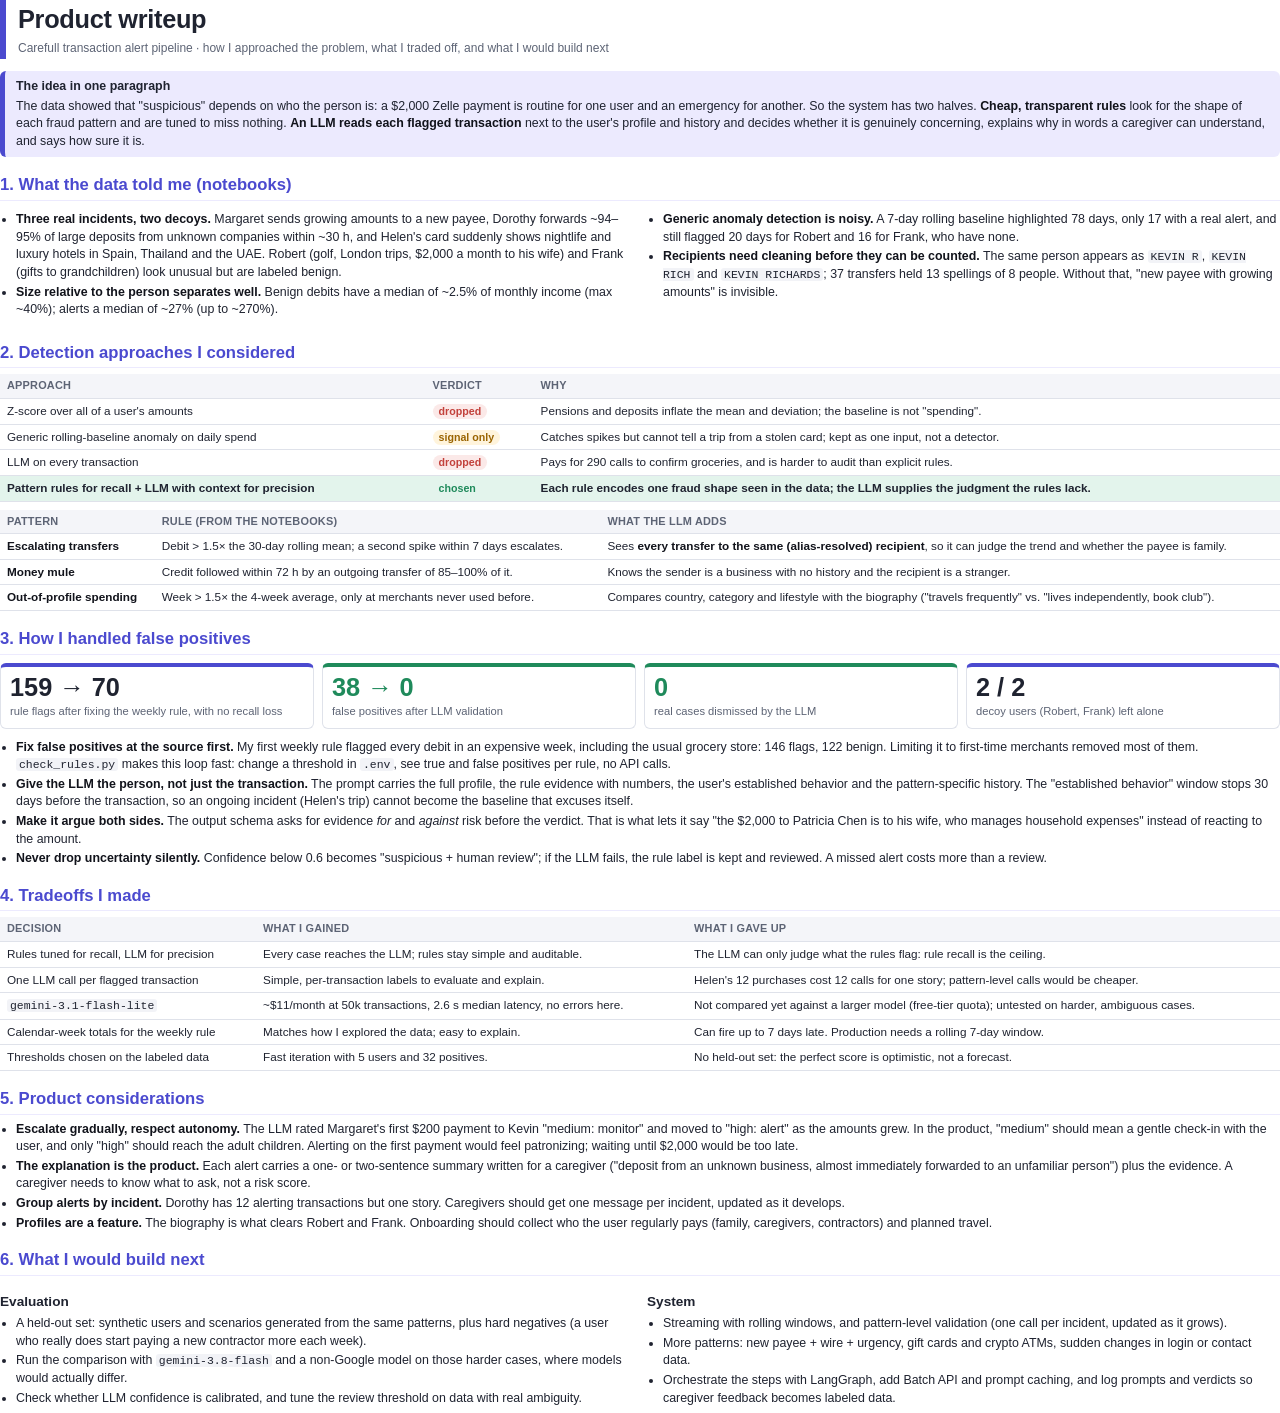
<file: reports/product_writeup.html>
<!doctype html>
<html lang="en">
<head>
<meta charset="utf-8">
<title>Product writeup</title>
<link rel="stylesheet" href="style.css">
</head>
<body>

<header class="doc">
  <h1>Product writeup</h1>
  <div class="sub">Carefull transaction alert pipeline &middot; how I approached the problem, what I traded off, and what I would build next</div>
</header>

<div class="callout"><div class="title">The idea in one paragraph</div>
  The data showed that "suspicious" depends on who the person is: a $2,000 Zelle payment is routine for one user and
  an emergency for another. So the system has two halves. <b>Cheap, transparent rules</b> look for the shape of each
  fraud pattern and are tuned to miss nothing. <b>An LLM reads each flagged transaction</b> next to the user's
  profile and history and decides whether it is genuinely concerning, explains why in words a caregiver can
  understand, and says how sure it is.
</div>

<h2>1. What the data told me (notebooks)</h2>
<div class="two-col">
<div>
<ul>
  <li><b>Three real incidents, two decoys.</b> Margaret sends growing amounts to a new payee, Dorothy forwards
  ~94&ndash;95% of large deposits from unknown companies within ~30 h, and Helen's card suddenly shows nightlife
  and luxury hotels in Spain, Thailand and the UAE. Robert (golf, London trips, $2,000 a month to his wife) and
  Frank (gifts to grandchildren) look unusual but are labeled benign.</li>
  <li><b>Size relative to the person separates well.</b> Benign debits have a median of ~2.5% of monthly income
  (max ~40%); alerts a median of ~27% (up to ~270%).</li>
</ul>
</div>
<div>
<ul>
  <li><b>Generic anomaly detection is noisy.</b> A 7-day rolling baseline highlighted 78 days, only 17 with a real
  alert, and still flagged 20 days for Robert and 16 for Frank, who have none.</li>
  <li><b>Recipients need cleaning before they can be counted.</b> The same person appears as <code>KEVIN R</code>,
  <code>KEVIN RICH</code> and <code>KEVIN RICHARDS</code>; 37 transfers held 13 spellings of 8 people.
  Without that, "new payee with growing amounts" is invisible.</li>
</ul>
</div>
</div>

<h2>2. Detection approaches I considered</h2>
<table>
  <thead><tr><th>Approach</th><th>Verdict</th><th>Why</th></tr></thead>
  <tbody>
    <tr><td>Z-score over all of a user's amounts</td><td><span class="tag alert">dropped</span></td>
        <td>Pensions and deposits inflate the mean and deviation; the baseline is not "spending".</td></tr>
    <tr><td>Generic rolling-baseline anomaly on daily spend</td><td><span class="tag suspicious">signal only</span></td>
        <td>Catches spikes but cannot tell a trip from a stolen card; kept as one input, not a detector.</td></tr>
    <tr><td>LLM on every transaction</td><td><span class="tag alert">dropped</span></td>
        <td>Pays for 290 calls to confirm groceries, and is harder to audit than explicit rules.</td></tr>
    <tr class="highlight"><td>Pattern rules for recall + LLM with context for precision</td><td><span class="tag benign">chosen</span></td>
        <td>Each rule encodes one fraud shape seen in the data; the LLM supplies the judgment the rules lack.</td></tr>
  </tbody>
</table>
<table>
  <thead><tr><th>Pattern</th><th>Rule (from the notebooks)</th><th>What the LLM adds</th></tr></thead>
  <tbody>
    <tr><td><b>Escalating transfers</b></td><td>Debit &gt; 1.5&times; the 30-day rolling mean; a second spike within 7 days escalates.</td>
        <td>Sees <b>every transfer to the same (alias-resolved) recipient</b>, so it can judge the trend and whether the payee is family.</td></tr>
    <tr><td><b>Money mule</b></td><td>Credit followed within 72 h by an outgoing transfer of 85&ndash;100% of it.</td>
        <td>Knows the sender is a business with no history and the recipient is a stranger.</td></tr>
    <tr><td><b>Out-of-profile spending</b></td><td>Week &gt; 1.5&times; the 4-week average, only at merchants never used before.</td>
        <td>Compares country, category and lifestyle with the biography ("travels frequently" vs. "lives independently, book club").</td></tr>
  </tbody>
</table>

<h2>3. How I handled false positives</h2>
<div class="kpis">
  <div class="kpi"><div class="value">159 &rarr; 70</div><div class="label">rule flags after fixing the weekly rule, with no recall loss</div></div>
  <div class="kpi good"><div class="value">38 &rarr; 0</div><div class="label">false positives after LLM validation</div></div>
  <div class="kpi good"><div class="value">0</div><div class="label">real cases dismissed by the LLM</div></div>
  <div class="kpi"><div class="value">2 / 2</div><div class="label">decoy users (Robert, Frank) left alone</div></div>
</div>
<ul>
  <li><b>Fix false positives at the source first.</b> My first weekly rule flagged every debit in an expensive week,
  including the usual grocery store: 146 flags, 122 benign. Limiting it to first-time merchants removed most of them.
  <code>check_rules.py</code> makes this loop fast: change a threshold in <code>.env</code>, see true and false positives per rule, no API calls.</li>
  <li><b>Give the LLM the person, not just the transaction.</b> The prompt carries the full profile, the rule
  evidence with numbers, the user's established behavior and the pattern-specific history. The "established
  behavior" window stops 30 days before the transaction, so an ongoing incident (Helen's trip) cannot become the
  baseline that excuses itself.</li>
  <li><b>Make it argue both sides.</b> The output schema asks for evidence <i>for</i> and <i>against</i> risk before
  the verdict. That is what lets it say "the $2,000 to Patricia Chen is to his wife, who manages household
  expenses" instead of reacting to the amount.</li>
  <li><b>Never drop uncertainty silently.</b> Confidence below 0.6 becomes "suspicious + human review"; if the LLM
  fails, the rule label is kept and reviewed. A missed alert costs more than a review.</li>
</ul>

<h2>4. Tradeoffs I made</h2>
<table>
  <thead><tr><th>Decision</th><th>What I gained</th><th>What I gave up</th></tr></thead>
  <tbody>
    <tr><td>Rules tuned for recall, LLM for precision</td><td>Every case reaches the LLM; rules stay simple and auditable.</td>
        <td>The LLM can only judge what the rules flag: rule recall is the ceiling.</td></tr>
    <tr><td>One LLM call per flagged transaction</td><td>Simple, per-transaction labels to evaluate and explain.</td>
        <td>Helen's 12 purchases cost 12 calls for one story; pattern-level calls would be cheaper.</td></tr>
    <tr><td><code>gemini-3.1-flash-lite</code></td><td>~$11/month at 50k transactions, 2.6 s median latency, no errors here.</td>
        <td>Not compared yet against a larger model (free-tier quota); untested on harder, ambiguous cases.</td></tr>
    <tr><td>Calendar-week totals for the weekly rule</td><td>Matches how I explored the data; easy to explain.</td>
        <td>Can fire up to 7 days late. Production needs a rolling 7-day window.</td></tr>
    <tr><td>Thresholds chosen on the labeled data</td><td>Fast iteration with 5 users and 32 positives.</td>
        <td>No held-out set: the perfect score is optimistic, not a forecast.</td></tr>
  </tbody>
</table>

<h2>5. Product considerations</h2>
<ul>
  <li><b>Escalate gradually, respect autonomy.</b> The LLM rated Margaret's first $200 payment to Kevin "medium:
  monitor" and moved to "high: alert" as the amounts grew. In the product, "medium" should mean a gentle check-in
  with the user, and only "high" should reach the adult children. Alerting on the first payment would feel
  patronizing; waiting until $2,000 would be too late.</li>
  <li><b>The explanation is the product.</b> Each alert carries a one- or two-sentence summary written for a
  caregiver ("deposit from an unknown business, almost immediately forwarded to an unfamiliar person") plus the
  evidence. A caregiver needs to know what to ask, not a risk score.</li>
  <li><b>Group alerts by incident.</b> Dorothy has 12 alerting transactions but one story. Caregivers should get one
  message per incident, updated as it develops.</li>
  <li><b>Profiles are a feature.</b> The biography is what clears Robert and Frank. Onboarding should collect who
  the user regularly pays (family, caregivers, contractors) and planned travel.</li>
</ul>

<h2>6. What I would build next</h2>
<div class="two-col">
<div>
<h3>Evaluation</h3>
<ul>
  <li>A held-out set: synthetic users and scenarios generated from the same patterns, plus hard negatives (a
  user who really does start paying a new contractor more each week).</li>
  <li>Run the comparison with <code>gemini-3.8-flash</code> and a non-Google model on those harder cases, where
  models would actually differ.</li>
  <li>Check whether LLM confidence is calibrated, and tune the review threshold on data with real ambiguity.</li>
</ul>
</div>
<div>
<h3>System</h3>
<ul>
  <li>Streaming with rolling windows, and pattern-level validation (one call per incident, updated as it grows).</li>
  <li>More patterns: new payee + wire + urgency, gift cards and crypto ATMs, sudden changes in login or contact data.</li>
  <li>Orchestrate the steps with LangGraph, add Batch API and prompt caching, and log prompts and verdicts so
  caregiver feedback becomes labeled data.</li>
</ul>
</div>
</div>

</body>
</html>
</file>
<file: reports/style.css>
/* Shared print stylesheet for the evaluation report and the product writeup. */
:root {
  --brand: #4b4acf;
  --brand-soft: #eceafe;
  --ink: #1f2330;
  --muted: #5d6475;
  --line: #dfe2ea;
  --good: #1f8a5b;
  --good-soft: #e3f4ec;
  --bad: #c2413b;
  --bad-soft: #fbe9e8;
  --warn: #9a6400;
  --warn-soft: #fff4dc;
}

@page { size: A4; margin: 14mm 15mm 14mm 15mm; }

* { box-sizing: border-box; }

body {
  margin: 0;
  color: var(--ink);
  font-family: "Segoe UI", "Helvetica Neue", Arial, sans-serif;
  font-size: 9.3pt;
  line-height: 1.42;
  -webkit-print-color-adjust: exact;
  print-color-adjust: exact;
}

header.doc {
  border-left: 6px solid var(--brand);
  padding: 2px 0 2px 12px;
  margin-bottom: 12px;
}
header.doc h1 { margin: 0; font-size: 19pt; letter-spacing: -0.3px; }
header.doc .sub { color: var(--muted); font-size: 9pt; margin-top: 2px; }

h2 {
  font-size: 12.5pt;
  color: var(--brand);
  margin: 16px 0 6px;
  padding-bottom: 3px;
  border-bottom: 1.5px solid var(--brand-soft);
  break-after: avoid;
}
h3 { font-size: 10.2pt; margin: 10px 0 4px; break-after: avoid; }
p { margin: 4px 0 6px; }
ul { margin: 4px 0 6px; padding-left: 16px; }
li { margin: 2px 0; }
b, strong { color: #11131b; }
code { font-family: Consolas, monospace; font-size: 8.6pt; background: #f2f3f7; padding: 0 3px; border-radius: 3px; }

.page-break { break-before: page; }
.avoid-break { break-inside: avoid; }

/* KPI cards */
.kpis { display: grid; grid-template-columns: repeat(4, 1fr); gap: 8px; margin: 8px 0 10px; }
.kpi {
  border: 1px solid var(--line);
  border-top: 4px solid var(--brand);
  border-radius: 6px;
  padding: 7px 9px 8px;
  background: #fff;
}
.kpi .value { font-size: 19pt; font-weight: 700; line-height: 1.1; }
.kpi .label { font-size: 8.4pt; color: var(--muted); margin-top: 2px; }
.kpi.good { border-top-color: var(--good); }
.kpi.good .value { color: var(--good); }
.kpi.warn { border-top-color: var(--warn); }

/* Callouts */
.callout {
  border-radius: 6px;
  padding: 7px 11px;
  margin: 8px 0;
  border-left: 5px solid var(--brand);
  background: var(--brand-soft);
  break-inside: avoid;
}
.callout.warn { border-left-color: #e0a100; background: var(--warn-soft); }
.callout.good { border-left-color: var(--good); background: var(--good-soft); }
.callout.bad { border-left-color: var(--bad); background: var(--bad-soft); }
.callout .title { font-weight: 700; margin-bottom: 2px; }

/* Funnel */
.funnel { display: flex; align-items: stretch; gap: 0; margin: 8px 0 10px; }
.funnel .step {
  flex: 1;
  text-align: center;
  padding: 7px 6px;
  color: #fff;
  background: var(--brand);
  clip-path: polygon(0 0, 92% 0, 100% 50%, 92% 100%, 0 100%, 8% 50%);
}
.funnel .step:first-child { clip-path: polygon(0 0, 92% 0, 100% 50%, 92% 100%, 0 100%); }
.funnel .step:nth-child(2) { background: #6765dc; }
.funnel .step:nth-child(3) { background: #8381e6; }
.funnel .step:nth-child(4) { background: var(--good); }
.funnel .n { font-size: 15pt; font-weight: 700; line-height: 1.1; }
.funnel .t { font-size: 8pt; opacity: 0.95; }

/* Tables */
table { width: 100%; border-collapse: collapse; margin: 6px 0 8px; font-size: 8.8pt; break-inside: avoid; }
th {
  text-align: left;
  background: #f4f5f9;
  color: var(--muted);
  font-weight: 600;
  font-size: 8.2pt;
  text-transform: uppercase;
  letter-spacing: 0.2px;
}
th, td { padding: 4px 7px; border-bottom: 1px solid var(--line); vertical-align: top; }
td.num, th.num { text-align: right; font-variant-numeric: tabular-nums; }
tr.highlight td { background: var(--good-soft); font-weight: 600; }
tr.muted td { color: var(--muted); }
.tag { display: inline-block; padding: 0 6px; border-radius: 9px; font-size: 8pt; font-weight: 600; }
.tag.alert { background: var(--bad-soft); color: var(--bad); }
.tag.suspicious { background: var(--warn-soft); color: var(--warn); }
.tag.benign { background: var(--good-soft); color: var(--good); }
.tag.na { background: #eef0f4; color: var(--muted); }

.two-col { display: grid; grid-template-columns: 1fr 1fr; gap: 14px; }
.figure { text-align: center; margin: 6px 0; break-inside: avoid; }
.figure img { max-width: 100%; }
.caption { font-size: 8.2pt; color: var(--muted); }
.quote { font-style: italic; color: #333a4d; }
.small { font-size: 8.4pt; color: var(--muted); }
footer.doc { margin-top: 12px; font-size: 8pt; color: var(--muted); border-top: 1px solid var(--line); padding-top: 5px; }
</file>
